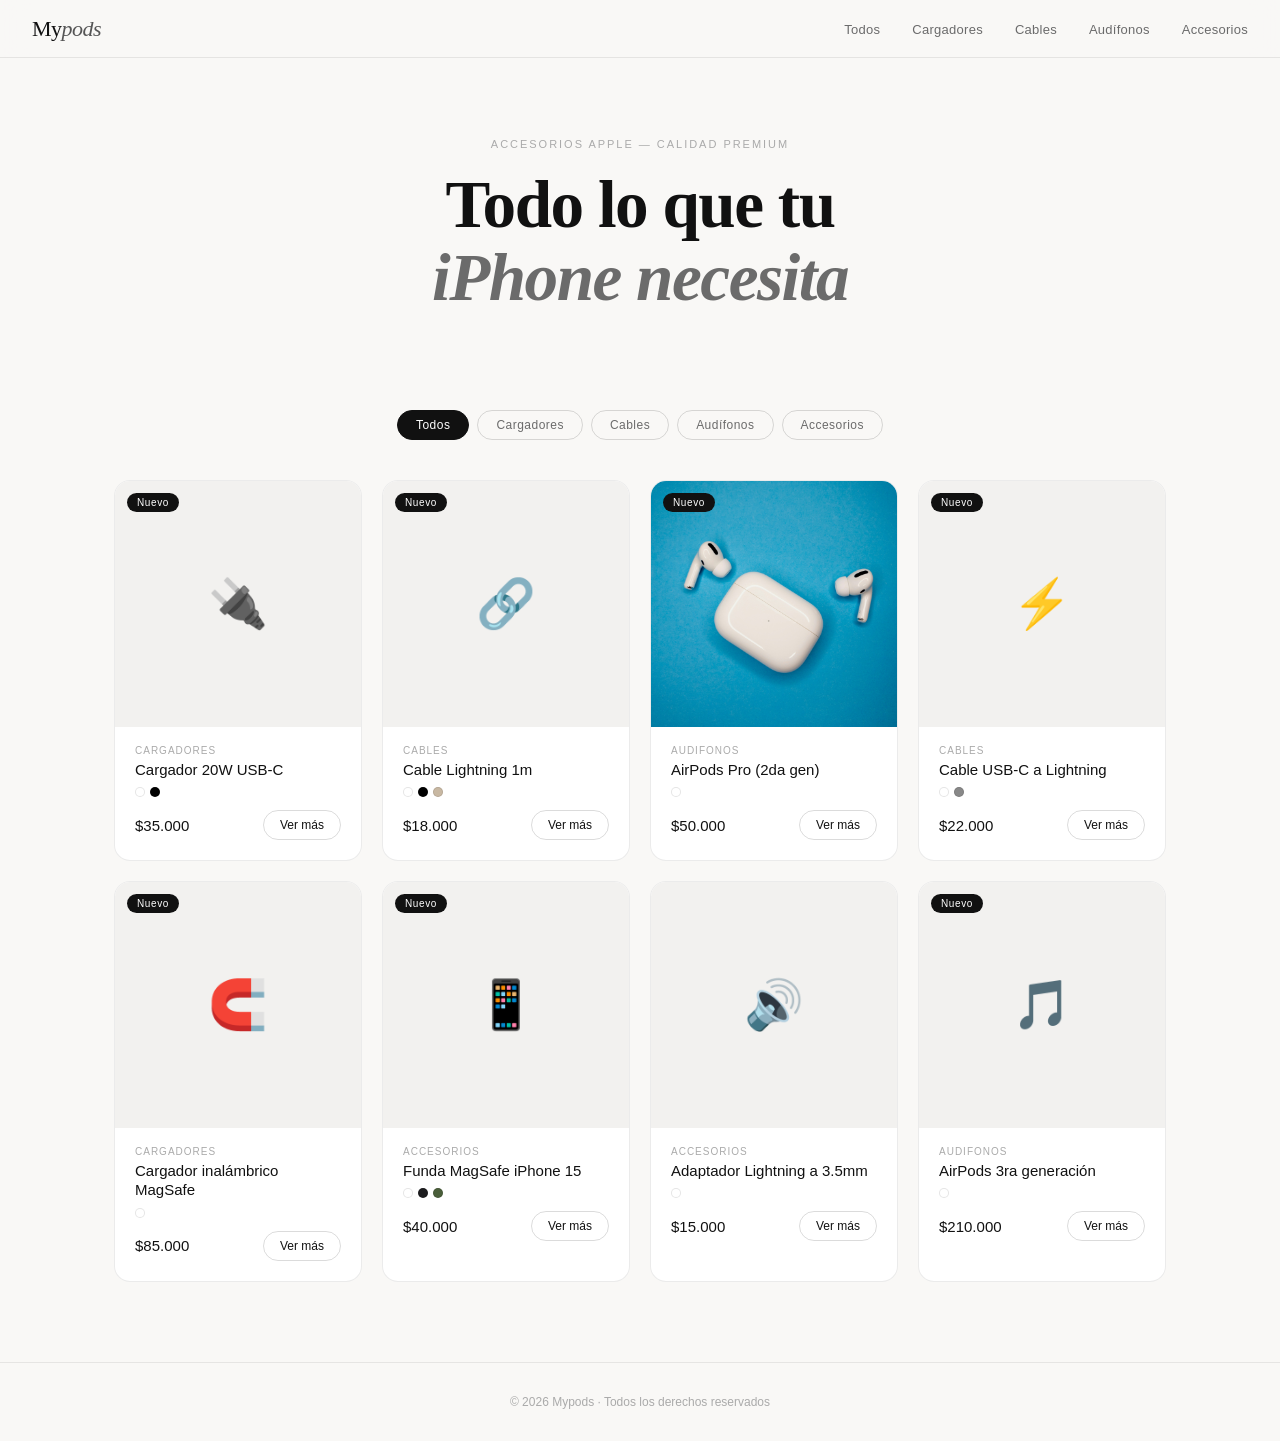
<file: index.html>
<!DOCTYPE html>
<html lang="es">
<head>
  <meta charset="UTF-8" />
  <meta name="viewport" content="width=device-width, initial-scale=1.0" />
  <title>Mypods</title>
  <link rel="stylesheet" href="styles.css" />

</head>
<body>

  <!-- NAVBAR -->
  <nav class="navbar">
    <div class="nav-logo">My<span>pods</span></div>
    <ul class="nav-links-row" id="navLinks">
      <li><a href="#" onclick="filterCat('all')">Todos</a></li>
      <li><a href="#" onclick="filterCat('cargadores')">Cargadores</a></li>
      <li><a href="#" onclick="filterCat('cables')">Cables</a></li>
      <li><a href="#" onclick="filterCat('audifonos')">Audífonos</a></li>
      <li><a href="#" onclick="filterCat('accesorios')">Accesorios</a></li>
    </ul>
    <button class="hamburger" id="hamburger" aria-label="Menú">
      <span></span><span></span><span></span>
    </button>
  </nav>

  <!-- MENÚ MÓVIL -->
  <div class="mobile-menu" id="mobileMenu">
    <a href="#" onclick="filterCat('all');closeMobile()">Todos los productos</a>
    <a href="#" onclick="filterCat('cargadores');closeMobile()">Cargadores</a>
    <a href="#" onclick="filterCat('cables');closeMobile()">Cables</a>
    <a href="#" onclick="filterCat('audifonos');closeMobile()">Audífonos</a>
    <a href="#" onclick="filterCat('accesorios');closeMobile()">Accesorios</a>
  </div>

  <!-- HERO -->
  <section class="hero">
    <p class="hero-eyebrow">Accesorios Apple — Calidad Premium</p>
    <h1 class="hero-title">Todo lo que tu<br><em>iPhone necesita</em></h1>
    <p class="hero-sub"></p>
  </section>

  <!-- FILTROS -->
  <div class="filters" id="filterBar">
    <button class="filter-btn active" data-filter="all">Todos</button>
    <button class="filter-btn" data-filter="cargadores">Cargadores</button>
    <button class="filter-btn" data-filter="cables">Cables</button>
    <button class="filter-btn" data-filter="audifonos">Audífonos</button>
    <button class="filter-btn" data-filter="accesorios">Accesorios</button>
  </div>

  <!-- GRID DE PRODUCTOS -->
  <section class="grid-section">
    <div class="products-grid" id="productsGrid"></div>
  </section>

  <!-- MODAL -->
  <div class="modal-overlay" id="modalOverlay" onclick="closeModalOutside(event)">
    <div class="modal" id="modal">
      <div class="modal-left" id="modalImgWrap">
        <span id="modalImgPlaceholder" style="font-size:4rem">📦</span>
      </div>
      <div class="modal-right">
        <button class="modal-close" onclick="closeModal()">✕</button>
        <p class="modal-cat" id="modalCat"></p>
        <h2 class="modal-name" id="modalName"></h2>
        <p class="modal-price" id="modalPrice"></p>
        <p class="modal-desc" id="modalDesc"></p>
        <div>
          <p class="modal-label">Talla / Variante</p>
          <div class="sizes-row" id="modalSizes"></div>
        </div>
        <div id="colorsWrap" style="display:none">
          <p class="modal-label">Color disponible</p>
          <div class="colors-row" id="modalColors"></div>
        </div>
        <a class="btn-order" id="btnOrder" href="#" target="_blank">
          <svg width="18" height="18" viewBox="0 0 24 24" fill="currentColor" aria-hidden="true">
            <path d="M17.472 14.382c-.297-.149-1.758-.867-2.03-.967-.273-.099-.471-.148-.67.15-.197.297-.767.966-.94 1.164-.173.199-.347.223-.644.075-.297-.15-1.255-.463-2.39-1.475-.883-.788-1.48-1.761-1.653-2.059-.173-.297-.018-.458.13-.606.134-.133.298-.347.446-.52.149-.174.198-.298.298-.497.099-.198.05-.371-.025-.52-.075-.149-.669-1.612-.916-2.207-.242-.579-.487-.5-.669-.51-.173-.008-.371-.01-.57-.01-.198 0-.52.074-.792.372-.272.297-1.04 1.016-1.04 2.479 0 1.462 1.065 2.875 1.213 3.074.149.198 2.096 3.2 5.077 4.487.709.306 1.262.489 1.694.625.712.227 1.36.195 1.871.118.571-.085 1.758-.719 2.006-1.413.248-.694.248-1.289.173-1.413-.074-.124-.272-.198-.57-.347z"/>
            <path d="M11.99 2h-.004C6.47 2 2 6.475 2 12c0 1.985.583 3.833 1.586 5.391L2 22l4.734-1.559A9.944 9.944 0 0012.003 22C17.528 22 22 17.525 22 12S17.523 2 11.99 2z"/>
          </svg>
          Pedir por WhatsApp
        </a>
      </div>
    </div>
  </div>

  <!-- FOOTER -->
  <footer>
    <p>© 2026 Mypods · Todos los derechos reservados</p>
  </footer>

  <script src="script.js"></script>
</body>
</html>
</file>
<file: styles.css>
/* ============================================================
   MYPODS — styles.css
   ============================================================ */

/* Fuentes del sistema — no requieren internet */

/* ── RESET & VARIABLES ── */
* {
  margin: 0;
  padding: 0;
  box-sizing: border-box;
}

:root {
  --bg:        #F9F8F6;
  --bg2:       #FFFFFF;
  --text:      #111111;
  --text2:     #6B6B6B;
  --text3:     #AAAAAA;
  --border:    rgba(0, 0, 0, 0.08);
  --border2:   rgba(0, 0, 0, 0.14);
  --radius:    16px;
  --radius-sm: 10px;
}

body {
  background: var(--bg);
  font-family: -apple-system, BlinkMacSystemFont, 'Segoe UI', Arial, sans-serif;
  color: var(--text);
  min-height: 100vh;
}

/* ── NAVBAR ── */
.navbar {
  position: sticky;
  top: 0;
  z-index: 100;
  background: rgba(249, 248, 246, 0.88);
  backdrop-filter: blur(14px);
  border-bottom: 0.5px solid var(--border);
  padding: 0 2rem;
  display: flex;
  align-items: center;
  justify-content: space-between;
  height: 58px;
}

.nav-logo {
  font-family: Georgia, 'Times New Roman', serif;
  font-size: 22px;
  letter-spacing: -0.5px;
  color: var(--text);
}

.nav-logo span {
  font-style: italic;
  color: #555;
}

.nav-links-row {
  display: flex;
  gap: 2rem;
  list-style: none;
}

.nav-links-row a {
  font-size: 13px;
  color: var(--text2);
  text-decoration: none;
  letter-spacing: 0.02em;
  transition: color 0.2s;
}

.nav-links-row a:hover {
  color: var(--text);
}

/* Hamburguesa */
.hamburger {
  display: none;
  background: none;
  border: none;
  cursor: pointer;
  padding: 6px;
}

.hamburger span {
  display: block;
  width: 22px;
  height: 1.5px;
  background: var(--text);
  margin: 5px 0;
  transition: 0.3s;
}

/* Menú móvil */
.mobile-menu {
  display: none;
  position: fixed;
  top: 58px;
  left: 0;
  right: 0;
  background: var(--bg2);
  border-bottom: 0.5px solid var(--border);
  padding: 1.5rem 2rem;
  z-index: 99;
}

.mobile-menu.open {
  display: block;
}

.mobile-menu a {
  display: block;
  padding: 0.75rem 0;
  font-size: 15px;
  color: var(--text);
  text-decoration: none;
  border-bottom: 0.5px solid var(--border);
}

/* ── HERO ── */
.hero {
  padding: 5rem 2rem 4rem;
  text-align: center;
  max-width: 700px;
  margin: 0 auto;
}

.hero-eyebrow {
  font-size: 11px;
  letter-spacing: 0.18em;
  color: var(--text3);
  text-transform: uppercase;
  margin-bottom: 1.2rem;
}

.hero-title {
  font-family: Georgia, 'Times New Roman', serif;
  font-size: clamp(2.8rem, 6vw, 4.2rem);
  line-height: 1.08;
  letter-spacing: -1.5px;
  margin-bottom: 1.2rem;
}

.hero-title em {
  font-style: italic;
  color: var(--text2);
}

.hero-sub {
  font-size: 15px;
  color: var(--text2);
  line-height: 1.7;
  max-width: 440px;
  margin: 0 auto 2rem;
  font-weight: 300;
}

/* ── FILTROS ── */
.filters {
  display: flex;
  gap: 0.5rem;
  flex-wrap: wrap;
  justify-content: center;
  padding: 0 2rem 2.5rem;
}

.filter-btn {
  font-family: -apple-system, BlinkMacSystemFont, 'Segoe UI', Arial, sans-serif;
  font-size: 12px;
  letter-spacing: 0.04em;
  padding: 7px 18px;
  border-radius: 99px;
  border: 0.5px solid var(--border2);
  background: transparent;
  color: var(--text2);
  cursor: pointer;
  transition: all 0.2s;
}

.filter-btn:hover {
  border-color: var(--text);
  color: var(--text);
}

.filter-btn.active {
  background: var(--text);
  color: #fff;
  border-color: var(--text);
}

/* ── GRID ── */
.grid-section {
  padding: 0 1.5rem 5rem;
  max-width: 1100px;
  margin: 0 auto;
}

.products-grid {
  display: grid;
  grid-template-columns: repeat(auto-fill, minmax(240px, 1fr));
  gap: 1.25rem;
}

/* ── TARJETA DE PRODUCTO ── */
.product-card {
  background: var(--bg2);
  border-radius: var(--radius);
  border: 0.5px solid var(--border);
  overflow: hidden;
  cursor: pointer;
  transition: transform 0.3s ease, box-shadow 0.3s ease;
  opacity: 0;
  transform: translateY(24px);
  animation: fadeUp 0.5s ease forwards;
}

.product-card:hover {
  transform: translateY(-4px);
  box-shadow: 0 12px 40px rgba(0, 0, 0, 0.09);
}

@keyframes fadeUp {
  to {
    opacity: 1;
    transform: translateY(0);
  }
}

.card-img {
  width: 100%;
  aspect-ratio: 1 / 1;
  background: #F2F1EF;
  display: flex;
  align-items: center;
  justify-content: center;
  position: relative;
  overflow: hidden;
  font-size: 3rem;
}

.card-img img {
  width: 100%;
  height: 100%;
  object-fit: cover;
  transition: transform 0.4s ease;
}

.product-card:hover .card-img img {
  transform: scale(1.04);
}

/* Badges */
.badge {
  position: absolute;
  top: 12px;
  left: 12px;
  font-size: 10px;
  font-weight: 500;
  letter-spacing: 0.06em;
  padding: 4px 10px;
  border-radius: 99px;
}

.badge-new {
  background: #111;
  color: #fff;
}

.badge-sold {
  background: #D85A30;
  color: #fff;
}

/* Cuerpo de la tarjeta */
.card-body {
  padding: 1.1rem 1.25rem 1.25rem;
}

.card-cat {
  font-size: 10px;
  letter-spacing: 0.1em;
  color: var(--text3);
  text-transform: uppercase;
  margin-bottom: 4px;
}

.card-name {
  font-size: 15px;
  font-weight: 500;
  color: var(--text);
  margin-bottom: 0.5rem;
  line-height: 1.3;
}

.card-colors {
  display: flex;
  gap: 5px;
  margin-bottom: 0.8rem;
}

.color-dot {
  width: 10px;
  height: 10px;
  border-radius: 50%;
  border: 1px solid rgba(0, 0, 0, 0.1);
}

.card-footer {
  display: flex;
  align-items: center;
  justify-content: space-between;
}

.card-price {
  font-size: 15px;
  font-weight: 500;
  color: var(--text);
}

.btn-view {
  font-family: -apple-system, BlinkMacSystemFont, 'Segoe UI', Arial, sans-serif;
  font-size: 12px;
  font-weight: 500;
  padding: 7px 16px;
  border-radius: 99px;
  border: 0.5px solid var(--border2);
  background: transparent;
  color: var(--text);
  cursor: pointer;
  transition: all 0.2s;
}

.btn-view:hover {
  background: var(--text);
  color: #fff;
  border-color: var(--text);
}

/* ── MODAL ── */
.modal-overlay {
  display: none;
  position: fixed;
  inset: 0;
  background: rgba(0, 0, 0, 0.35);
  z-index: 200;
  align-items: center;
  justify-content: center;
  padding: 1rem;
}

.modal-overlay.open {
  display: flex;
}

.modal {
  background: var(--bg2);
  border-radius: 20px;
  border: 0.5px solid var(--border);
  width: 100%;
  max-width: 760px;
  max-height: 92vh;
  overflow-y: auto;
  display: grid;
  grid-template-columns: 1fr 1fr;
  position: relative;
}

.modal-left {
  background: #F2F1EF;
  border-radius: 20px 0 0 20px;
  overflow: hidden;
  position: relative;
  min-height: 360px;
  cursor: grab;
}
.modal-left:active { cursor: grabbing; }

#cTrack {
  position: absolute;
  top: 0; left: 0;
  width: 100%;
  height: 100%;
  display: flex;
  transition: transform .35s cubic-bezier(.4,0,.2,1);
  will-change: transform;
}

.c-slide {
  min-width: 100%;
  flex-shrink: 0;
  height: 100%;
  overflow: hidden;
}

.c-slide img {
  width: 100%;
  height: 100%;
  object-fit: contain;
  object-position: center;
  display: block;
  pointer-events: none;
  user-select: none;
}

.modal-left img {
  width: 100%;
  height: 100%;
  object-fit: cover;
}

.modal-right {
  padding: 2rem 1.75rem;
  display: flex;
  flex-direction: column;
  gap: 1rem;
}

.modal-close {
  position: absolute;
  top: 14px;
  right: 14px;
  background: rgba(0, 0, 0, 0.07);
  border: none;
  width: 30px;
  height: 30px;
  border-radius: 50%;
  cursor: pointer;
  font-size: 16px;
  display: flex;
  align-items: center;
  justify-content: center;
  color: var(--text);
  transition: background 0.2s;
}

.modal-close:hover {
  background: rgba(0, 0, 0, 0.14);
}

.modal-cat {
  font-size: 10px;
  letter-spacing: 0.1em;
  color: var(--text3);
  text-transform: uppercase;
}

.modal-name {
  font-family: Georgia, 'Times New Roman', serif;
  font-size: 1.6rem;
  line-height: 1.1;
  letter-spacing: -0.5px;
}

.modal-price {
  font-size: 1.2rem;
  font-weight: 500;
}

.modal-desc {
  font-size: 13.5px;
  color: var(--text2);
  line-height: 1.65;
  font-weight: 300;
}

.modal-label {
  font-size: 11px;
  letter-spacing: 0.08em;
  color: var(--text3);
  text-transform: uppercase;
  margin-bottom: 6px;
}

/* Selectores de variante */
.sizes-row {
  display: flex;
  gap: 6px;
  flex-wrap: wrap;
}

.size-chip {
  font-family: -apple-system, BlinkMacSystemFont, 'Segoe UI', Arial, sans-serif;
  font-size: 12px;
  padding: 6px 14px;
  border-radius: 99px;
  border: 0.5px solid var(--border2);
  background: transparent;
  color: var(--text);
  cursor: pointer;
  transition: all 0.2s;
}

.size-chip.selected,
.size-chip:hover {
  background: var(--text);
  color: #fff;
  border-color: var(--text);
}

/* Selectores de color */
.colors-row {
  display: flex;
  gap: 8px;
  flex-wrap: wrap;
}

.color-chip-lg {
  width: 24px;
  height: 24px;
  border-radius: 50%;
  border: 2px solid transparent;
  cursor: pointer;
  outline: 1.5px solid rgba(0, 0, 0, 0.12);
  transition: outline 0.2s;
}

.color-chip-lg.selected {
  outline: 2px solid var(--text);
  outline-offset: 2px;
}

/* Botón WhatsApp */
.btn-order {
  margin-top: auto;
  display: flex;
  align-items: center;
  justify-content: center;
  gap: 8px;
  padding: 13px 24px;
  border-radius: 99px;
  background: #25D366;
  color: #fff;
  font-family: -apple-system, BlinkMacSystemFont, 'Segoe UI', Arial, sans-serif;
  font-size: 14px;
  font-weight: 500;
  text-decoration: none;
  border: none;
  cursor: pointer;
  transition: opacity 0.2s;
}

.btn-order:hover {
  opacity: 0.88;
}

/* Carrusel de imágenes */
.carrusel-nav {
  position: absolute;
  top: 50%;
  transform: translateY(-50%);
  background: rgba(255, 255, 255, 0.85);
  border: none;
  width: 32px;
  height: 32px;
  border-radius: 50%;
  cursor: pointer;
  font-size: 16px;
  display: flex;
  align-items: center;
  justify-content: center;
  color: #111;
  transition: background 0.2s;
}

.carrusel-nav:hover {
  background: #fff;
}

.carrusel-nav.prev { left: 8px; }
.carrusel-nav.next { right: 8px; }

.carrusel-dots {
  position: absolute;
  bottom: 10px;
  left: 50%;
  transform: translateX(-50%);
  display: flex;
  gap: 5px;
}

.cdot {
  width: 6px;
  height: 6px;
  border-radius: 50%;
  background: rgba(255, 255, 255, 0.5);
  transition: background 0.2s;
}

.cdot.active {
  background: #fff;
}

/* ── FOOTER ── */
footer {
  border-top: 0.5px solid var(--border);
  padding: 2rem;
  text-align: center;
}

footer p {
  font-size: 12px;
  color: var(--text3);
}

/* ── UTILIDADES ── */
.hidden {
  display: none !important;
}

/* ── RESPONSIVE ── */
@media (max-width: 600px) {
  .nav-links-row { display: none; }
  .hamburger { display: block; }
  .hero { padding: 3rem 1.5rem 3rem; }
  .hero-title { font-size: 2.4rem; }

  .modal-overlay {
    padding: 0;
    align-items: flex-end;
  }

  .modal {
    grid-template-columns: 1fr;
    max-height: 100vh;
    height: 100vh;
    border-radius: 0;
    overflow: hidden;
    display: flex;
    flex-direction: column;
  }

  .modal-left {
    flex: 0 0 55vh;
    height: 55vh;
    border-radius: 0;
    min-height: unset;
    cursor: grab;
  }
  .modal-left:active { cursor: grabbing; }

  .modal-right {
    flex: 1;
    overflow-y: auto;
    -webkit-overflow-scrolling: touch;
    padding: 1.25rem 1.25rem 2rem;
    gap: 0.75rem;
  }

  .modal-close {
    top: 12px;
    right: 12px;
    background: rgba(255,255,255,0.85);
    backdrop-filter: blur(8px);
    z-index: 10;
  }

  .modal-name { font-size: 1.4rem; }
}
</file>
